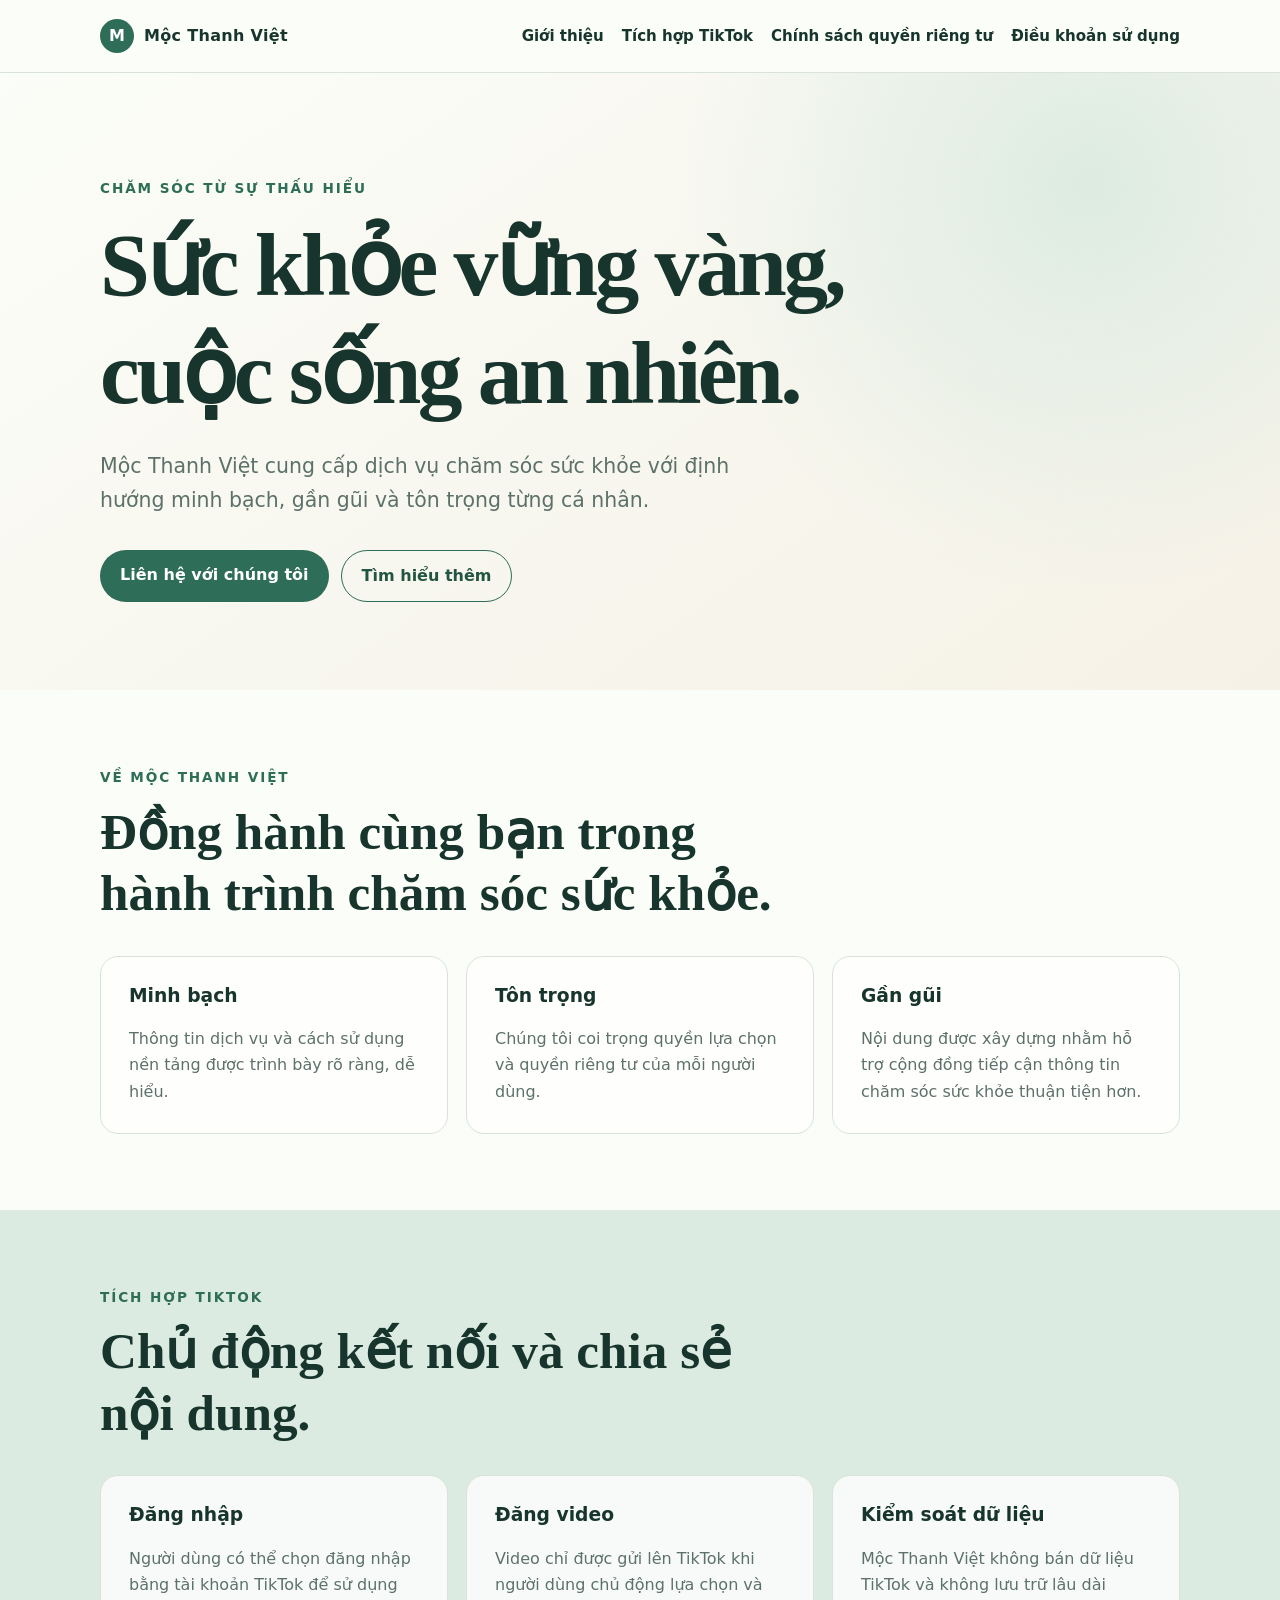
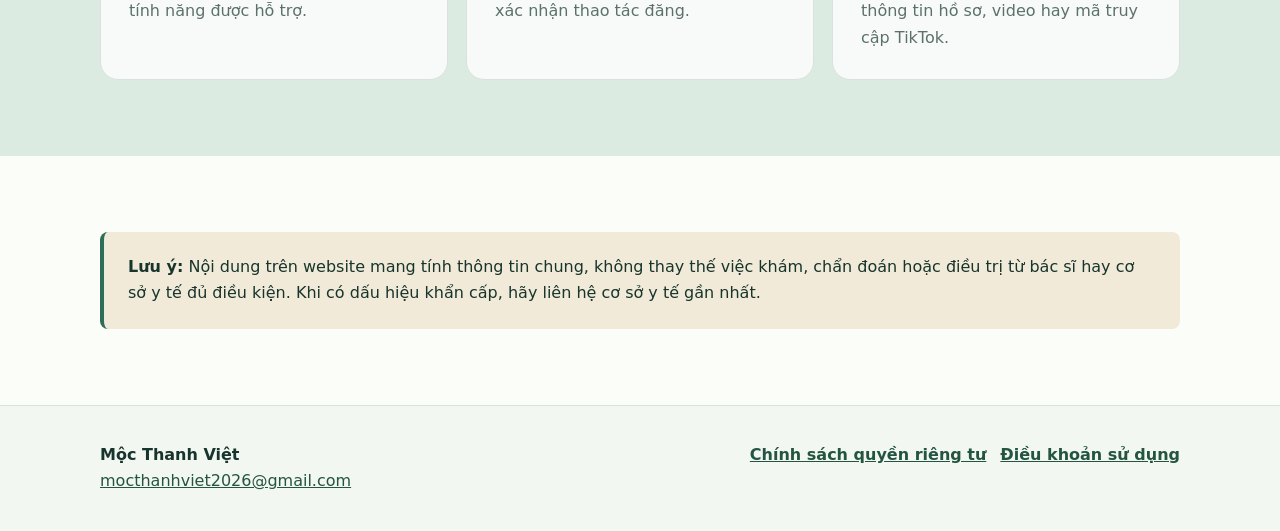
<file: index.html>
<!doctype html>
<html lang="vi">
<head>
  <meta charset="utf-8">
  <meta name="viewport" content="width=device-width, initial-scale=1">
  <meta name="description" content="Mộc Thanh Việt cung cấp dịch vụ chăm sóc sức khỏe, hướng tới trải nghiệm minh bạch, gần gũi và tôn trọng quyền riêng tư.">
  <title>Mộc Thanh Việt — Dịch vụ chăm sóc sức khỏe</title>
  <link rel="stylesheet" href="styles.css">
</head>
<body>
  <header class="site-header">
    <nav class="nav wrap" aria-label="Điều hướng chính">
      <a class="brand" href="index.html"><span class="brand-mark" aria-hidden="true">M</span>Mộc Thanh Việt</a>
      <div class="nav-links">
        <a href="#gioi-thieu">Giới thiệu</a>
        <a href="#tiktok">Tích hợp TikTok</a>
        <a href="privacy.html">Chính sách quyền riêng tư</a>
        <a href="terms.html">Điều khoản sử dụng</a>
      </div>
    </nav>
  </header>

  <main>
    <section class="hero">
      <div class="wrap">
        <p class="eyebrow">Chăm sóc từ sự thấu hiểu</p>
        <h1>Sức khỏe vững vàng, cuộc sống an nhiên.</h1>
        <p class="lead">Mộc Thanh Việt cung cấp dịch vụ chăm sóc sức khỏe với định hướng minh bạch, gần gũi và tôn trọng từng cá nhân.</p>
        <div class="actions">
          <a class="button" href="mailto:mocthanhviet2026@gmail.com">Liên hệ với chúng tôi</a>
          <a class="button secondary" href="#gioi-thieu">Tìm hiểu thêm</a>
        </div>
      </div>
    </section>

    <section class="section" id="gioi-thieu">
      <div class="wrap">
        <p class="eyebrow">Về Mộc Thanh Việt</p>
        <h2 class="section-title">Đồng hành cùng bạn trong hành trình chăm sóc sức khỏe.</h2>
        <div class="grid">
          <article class="card">
            <h3>Minh bạch</h3>
            <p>Thông tin dịch vụ và cách sử dụng nền tảng được trình bày rõ ràng, dễ hiểu.</p>
          </article>
          <article class="card">
            <h3>Tôn trọng</h3>
            <p>Chúng tôi coi trọng quyền lựa chọn và quyền riêng tư của mỗi người dùng.</p>
          </article>
          <article class="card">
            <h3>Gần gũi</h3>
            <p>Nội dung được xây dựng nhằm hỗ trợ cộng đồng tiếp cận thông tin chăm sóc sức khỏe thuận tiện hơn.</p>
          </article>
        </div>
      </div>
    </section>

    <section class="section alt" id="tiktok">
      <div class="wrap">
        <p class="eyebrow">Tích hợp TikTok</p>
        <h2 class="section-title">Chủ động kết nối và chia sẻ nội dung.</h2>
        <div class="grid">
          <article class="card">
            <h3>Đăng nhập</h3>
            <p>Người dùng có thể chọn đăng nhập bằng tài khoản TikTok để sử dụng tính năng được hỗ trợ.</p>
          </article>
          <article class="card">
            <h3>Đăng video</h3>
            <p>Video chỉ được gửi lên TikTok khi người dùng chủ động lựa chọn và xác nhận thao tác đăng.</p>
          </article>
          <article class="card">
            <h3>Kiểm soát dữ liệu</h3>
            <p>Mộc Thanh Việt không bán dữ liệu TikTok và không lưu trữ lâu dài thông tin hồ sơ, video hay mã truy cập TikTok.</p>
          </article>
        </div>
      </div>
    </section>

    <section class="section">
      <div class="wrap">
        <div class="notice"><strong>Lưu ý:</strong> Nội dung trên website mang tính thông tin chung, không thay thế việc khám, chẩn đoán hoặc điều trị từ bác sĩ hay cơ sở y tế đủ điều kiện. Khi có dấu hiệu khẩn cấp, hãy liên hệ cơ sở y tế gần nhất.</div>
      </div>
    </section>
  </main>

  <footer class="site-footer">
    <div class="footer-grid wrap">
      <div><strong>Mộc Thanh Việt</strong><br><a href="mailto:mocthanhviet2026@gmail.com">mocthanhviet2026@gmail.com</a></div>
      <div class="footer-links">
        <a href="privacy.html">Chính sách quyền riêng tư</a>
        <a href="terms.html">Điều khoản sử dụng</a>
      </div>
    </div>
  </footer>
</body>
</html>
</file>
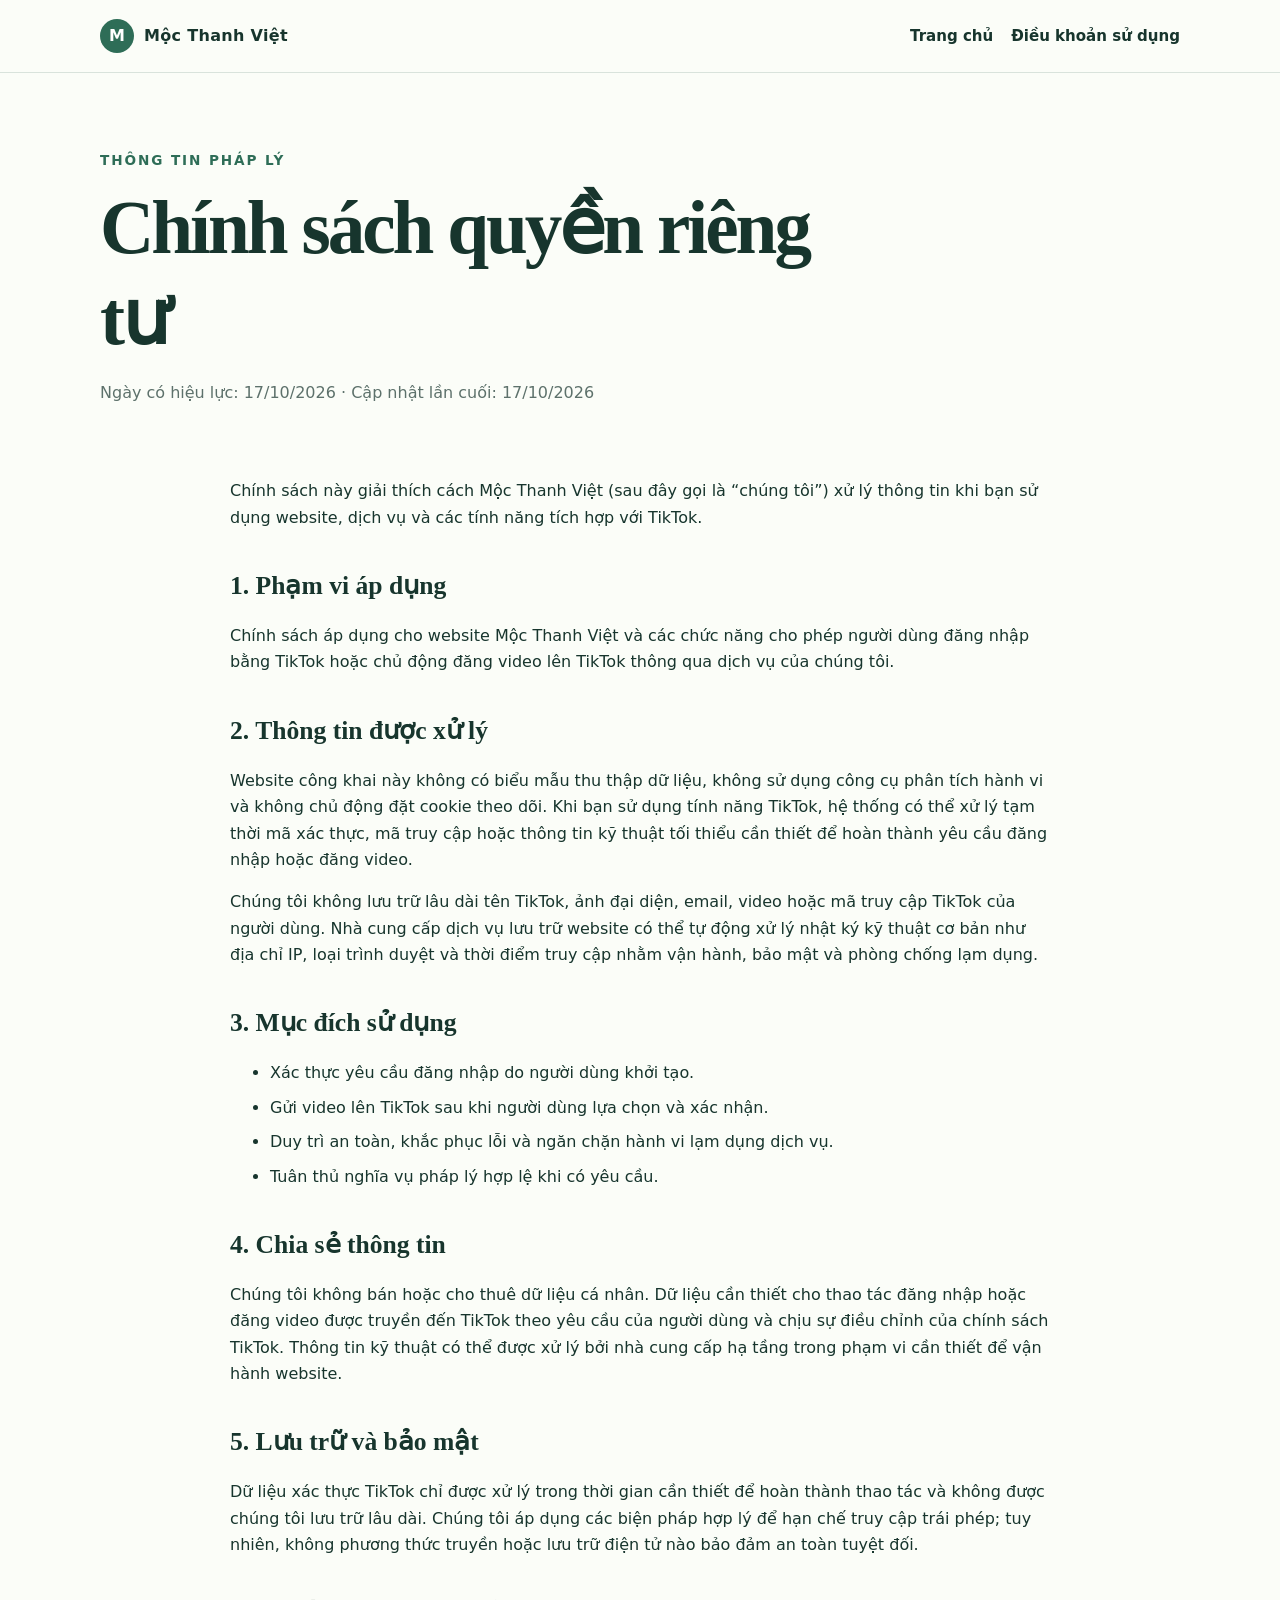
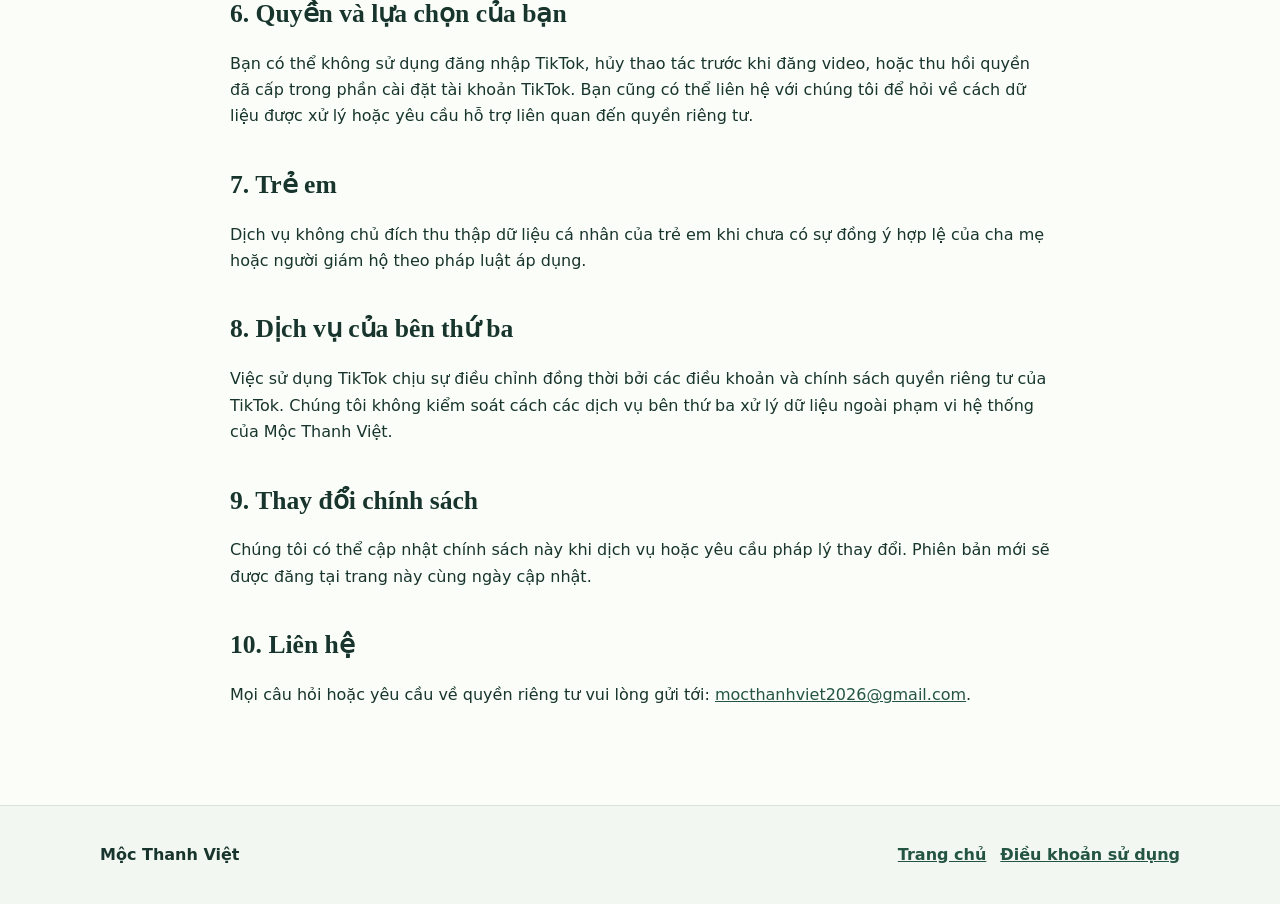
<file: privacy.html>
<!doctype html>
<html lang="vi">
<head>
  <meta charset="utf-8">
  <meta name="viewport" content="width=device-width, initial-scale=1">
  <meta name="description" content="Chính sách quyền riêng tư của Mộc Thanh Việt.">
  <title>Chính sách quyền riêng tư — Mộc Thanh Việt</title>
  <link rel="stylesheet" href="styles.css">
</head>
<body>
  <header class="site-header">
    <nav class="nav wrap" aria-label="Điều hướng chính">
      <a class="brand" href="index.html"><span class="brand-mark" aria-hidden="true">M</span>Mộc Thanh Việt</a>
      <div class="nav-links"><a href="index.html">Trang chủ</a><a href="terms.html">Điều khoản sử dụng</a></div>
    </nav>
  </header>

  <main>
    <section class="legal-hero wrap">
      <p class="eyebrow">Thông tin pháp lý</p>
      <h1>Chính sách quyền riêng tư</h1>
      <p class="meta">Ngày có hiệu lực: 17/10/2026 · Cập nhật lần cuối: 17/10/2026</p>
    </section>
    <article class="legal wrap">
      <p>Chính sách này giải thích cách Mộc Thanh Việt (sau đây gọi là “chúng tôi”) xử lý thông tin khi bạn sử dụng website, dịch vụ và các tính năng tích hợp với TikTok.</p>

      <h2>1. Phạm vi áp dụng</h2>
      <p>Chính sách áp dụng cho website Mộc Thanh Việt và các chức năng cho phép người dùng đăng nhập bằng TikTok hoặc chủ động đăng video lên TikTok thông qua dịch vụ của chúng tôi.</p>

      <h2>2. Thông tin được xử lý</h2>
      <p>Website công khai này không có biểu mẫu thu thập dữ liệu, không sử dụng công cụ phân tích hành vi và không chủ động đặt cookie theo dõi. Khi bạn sử dụng tính năng TikTok, hệ thống có thể xử lý tạm thời mã xác thực, mã truy cập hoặc thông tin kỹ thuật tối thiểu cần thiết để hoàn thành yêu cầu đăng nhập hoặc đăng video.</p>
      <p>Chúng tôi không lưu trữ lâu dài tên TikTok, ảnh đại diện, email, video hoặc mã truy cập TikTok của người dùng. Nhà cung cấp dịch vụ lưu trữ website có thể tự động xử lý nhật ký kỹ thuật cơ bản như địa chỉ IP, loại trình duyệt và thời điểm truy cập nhằm vận hành, bảo mật và phòng chống lạm dụng.</p>

      <h2>3. Mục đích sử dụng</h2>
      <ul>
        <li>Xác thực yêu cầu đăng nhập do người dùng khởi tạo.</li>
        <li>Gửi video lên TikTok sau khi người dùng lựa chọn và xác nhận.</li>
        <li>Duy trì an toàn, khắc phục lỗi và ngăn chặn hành vi lạm dụng dịch vụ.</li>
        <li>Tuân thủ nghĩa vụ pháp lý hợp lệ khi có yêu cầu.</li>
      </ul>

      <h2>4. Chia sẻ thông tin</h2>
      <p>Chúng tôi không bán hoặc cho thuê dữ liệu cá nhân. Dữ liệu cần thiết cho thao tác đăng nhập hoặc đăng video được truyền đến TikTok theo yêu cầu của người dùng và chịu sự điều chỉnh của chính sách TikTok. Thông tin kỹ thuật có thể được xử lý bởi nhà cung cấp hạ tầng trong phạm vi cần thiết để vận hành website.</p>

      <h2>5. Lưu trữ và bảo mật</h2>
      <p>Dữ liệu xác thực TikTok chỉ được xử lý trong thời gian cần thiết để hoàn thành thao tác và không được chúng tôi lưu trữ lâu dài. Chúng tôi áp dụng các biện pháp hợp lý để hạn chế truy cập trái phép; tuy nhiên, không phương thức truyền hoặc lưu trữ điện tử nào bảo đảm an toàn tuyệt đối.</p>

      <h2>6. Quyền và lựa chọn của bạn</h2>
      <p>Bạn có thể không sử dụng đăng nhập TikTok, hủy thao tác trước khi đăng video, hoặc thu hồi quyền đã cấp trong phần cài đặt tài khoản TikTok. Bạn cũng có thể liên hệ với chúng tôi để hỏi về cách dữ liệu được xử lý hoặc yêu cầu hỗ trợ liên quan đến quyền riêng tư.</p>

      <h2>7. Trẻ em</h2>
      <p>Dịch vụ không chủ đích thu thập dữ liệu cá nhân của trẻ em khi chưa có sự đồng ý hợp lệ của cha mẹ hoặc người giám hộ theo pháp luật áp dụng.</p>

      <h2>8. Dịch vụ của bên thứ ba</h2>
      <p>Việc sử dụng TikTok chịu sự điều chỉnh đồng thời bởi các điều khoản và chính sách quyền riêng tư của TikTok. Chúng tôi không kiểm soát cách các dịch vụ bên thứ ba xử lý dữ liệu ngoài phạm vi hệ thống của Mộc Thanh Việt.</p>

      <h2>9. Thay đổi chính sách</h2>
      <p>Chúng tôi có thể cập nhật chính sách này khi dịch vụ hoặc yêu cầu pháp lý thay đổi. Phiên bản mới sẽ được đăng tại trang này cùng ngày cập nhật.</p>

      <h2>10. Liên hệ</h2>
      <p>Mọi câu hỏi hoặc yêu cầu về quyền riêng tư vui lòng gửi tới: <a href="mailto:mocthanhviet2026@gmail.com">mocthanhviet2026@gmail.com</a>.</p>
    </article>
  </main>

  <footer class="site-footer"><div class="footer-grid wrap"><strong>Mộc Thanh Việt</strong><div class="footer-links"><a href="index.html">Trang chủ</a><a href="terms.html">Điều khoản sử dụng</a></div></div></footer>
</body>
</html>
</file>
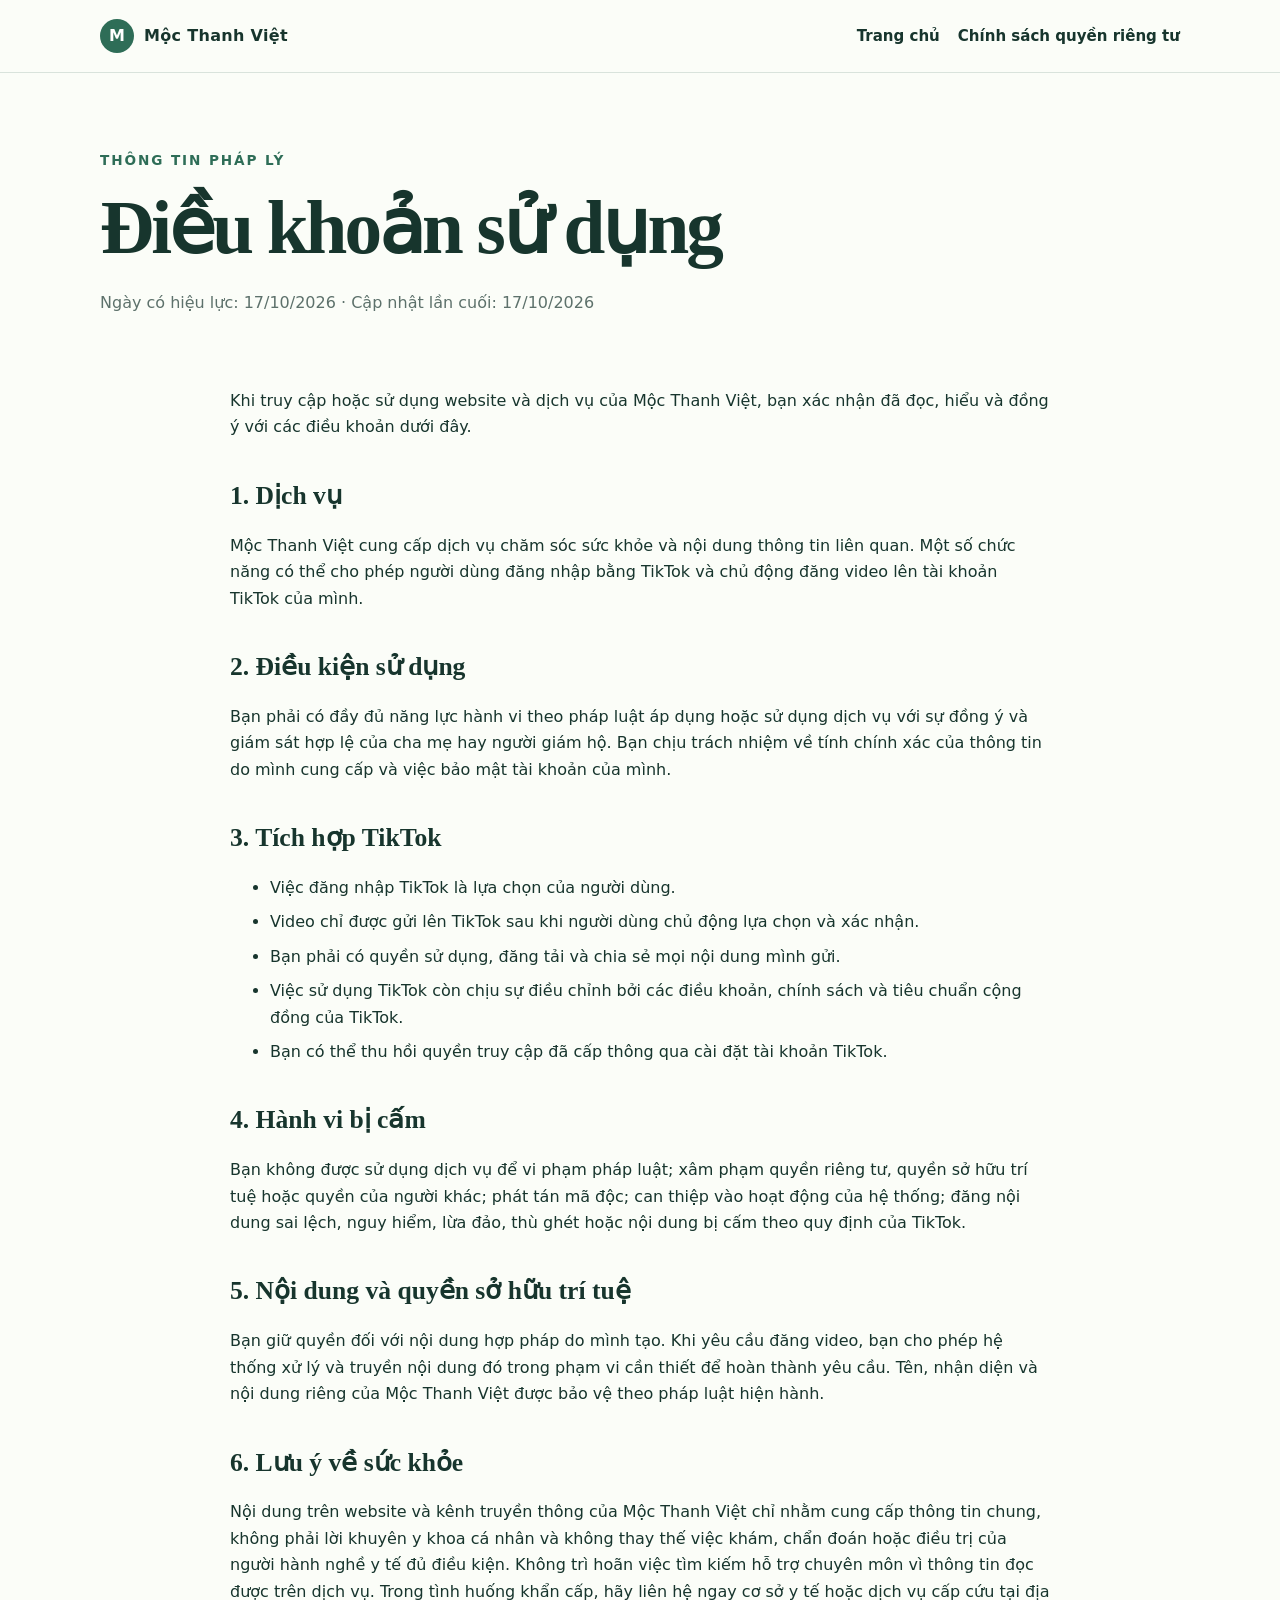
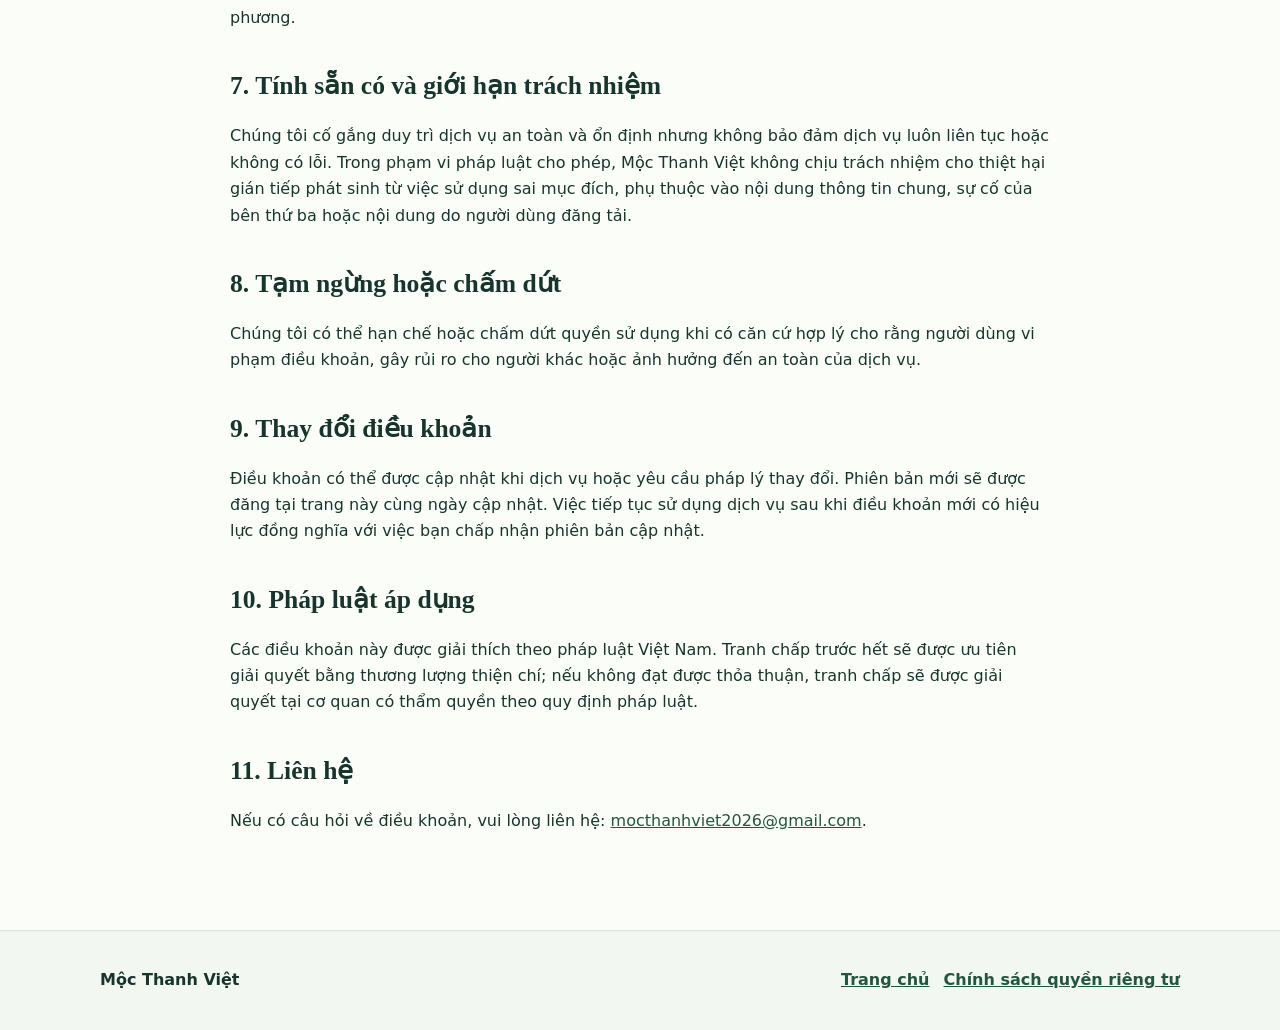
<file: terms.html>
<!doctype html>
<html lang="vi">
<head>
  <meta charset="utf-8">
  <meta name="viewport" content="width=device-width, initial-scale=1">
  <meta name="description" content="Điều khoản sử dụng dịch vụ Mộc Thanh Việt.">
  <title>Điều khoản sử dụng — Mộc Thanh Việt</title>
  <link rel="stylesheet" href="styles.css">
</head>
<body>
  <header class="site-header">
    <nav class="nav wrap" aria-label="Điều hướng chính">
      <a class="brand" href="index.html"><span class="brand-mark" aria-hidden="true">M</span>Mộc Thanh Việt</a>
      <div class="nav-links"><a href="index.html">Trang chủ</a><a href="privacy.html">Chính sách quyền riêng tư</a></div>
    </nav>
  </header>

  <main>
    <section class="legal-hero wrap">
      <p class="eyebrow">Thông tin pháp lý</p>
      <h1>Điều khoản sử dụng</h1>
      <p class="meta">Ngày có hiệu lực: 17/10/2026 · Cập nhật lần cuối: 17/10/2026</p>
    </section>
    <article class="legal wrap">
      <p>Khi truy cập hoặc sử dụng website và dịch vụ của Mộc Thanh Việt, bạn xác nhận đã đọc, hiểu và đồng ý với các điều khoản dưới đây.</p>

      <h2>1. Dịch vụ</h2>
      <p>Mộc Thanh Việt cung cấp dịch vụ chăm sóc sức khỏe và nội dung thông tin liên quan. Một số chức năng có thể cho phép người dùng đăng nhập bằng TikTok và chủ động đăng video lên tài khoản TikTok của mình.</p>

      <h2>2. Điều kiện sử dụng</h2>
      <p>Bạn phải có đầy đủ năng lực hành vi theo pháp luật áp dụng hoặc sử dụng dịch vụ với sự đồng ý và giám sát hợp lệ của cha mẹ hay người giám hộ. Bạn chịu trách nhiệm về tính chính xác của thông tin do mình cung cấp và việc bảo mật tài khoản của mình.</p>

      <h2>3. Tích hợp TikTok</h2>
      <ul>
        <li>Việc đăng nhập TikTok là lựa chọn của người dùng.</li>
        <li>Video chỉ được gửi lên TikTok sau khi người dùng chủ động lựa chọn và xác nhận.</li>
        <li>Bạn phải có quyền sử dụng, đăng tải và chia sẻ mọi nội dung mình gửi.</li>
        <li>Việc sử dụng TikTok còn chịu sự điều chỉnh bởi các điều khoản, chính sách và tiêu chuẩn cộng đồng của TikTok.</li>
        <li>Bạn có thể thu hồi quyền truy cập đã cấp thông qua cài đặt tài khoản TikTok.</li>
      </ul>

      <h2>4. Hành vi bị cấm</h2>
      <p>Bạn không được sử dụng dịch vụ để vi phạm pháp luật; xâm phạm quyền riêng tư, quyền sở hữu trí tuệ hoặc quyền của người khác; phát tán mã độc; can thiệp vào hoạt động của hệ thống; đăng nội dung sai lệch, nguy hiểm, lừa đảo, thù ghét hoặc nội dung bị cấm theo quy định của TikTok.</p>

      <h2>5. Nội dung và quyền sở hữu trí tuệ</h2>
      <p>Bạn giữ quyền đối với nội dung hợp pháp do mình tạo. Khi yêu cầu đăng video, bạn cho phép hệ thống xử lý và truyền nội dung đó trong phạm vi cần thiết để hoàn thành yêu cầu. Tên, nhận diện và nội dung riêng của Mộc Thanh Việt được bảo vệ theo pháp luật hiện hành.</p>

      <h2>6. Lưu ý về sức khỏe</h2>
      <p>Nội dung trên website và kênh truyền thông của Mộc Thanh Việt chỉ nhằm cung cấp thông tin chung, không phải lời khuyên y khoa cá nhân và không thay thế việc khám, chẩn đoán hoặc điều trị của người hành nghề y tế đủ điều kiện. Không trì hoãn việc tìm kiếm hỗ trợ chuyên môn vì thông tin đọc được trên dịch vụ. Trong tình huống khẩn cấp, hãy liên hệ ngay cơ sở y tế hoặc dịch vụ cấp cứu tại địa phương.</p>

      <h2>7. Tính sẵn có và giới hạn trách nhiệm</h2>
      <p>Chúng tôi cố gắng duy trì dịch vụ an toàn và ổn định nhưng không bảo đảm dịch vụ luôn liên tục hoặc không có lỗi. Trong phạm vi pháp luật cho phép, Mộc Thanh Việt không chịu trách nhiệm cho thiệt hại gián tiếp phát sinh từ việc sử dụng sai mục đích, phụ thuộc vào nội dung thông tin chung, sự cố của bên thứ ba hoặc nội dung do người dùng đăng tải.</p>

      <h2>8. Tạm ngừng hoặc chấm dứt</h2>
      <p>Chúng tôi có thể hạn chế hoặc chấm dứt quyền sử dụng khi có căn cứ hợp lý cho rằng người dùng vi phạm điều khoản, gây rủi ro cho người khác hoặc ảnh hưởng đến an toàn của dịch vụ.</p>

      <h2>9. Thay đổi điều khoản</h2>
      <p>Điều khoản có thể được cập nhật khi dịch vụ hoặc yêu cầu pháp lý thay đổi. Phiên bản mới sẽ được đăng tại trang này cùng ngày cập nhật. Việc tiếp tục sử dụng dịch vụ sau khi điều khoản mới có hiệu lực đồng nghĩa với việc bạn chấp nhận phiên bản cập nhật.</p>

      <h2>10. Pháp luật áp dụng</h2>
      <p>Các điều khoản này được giải thích theo pháp luật Việt Nam. Tranh chấp trước hết sẽ được ưu tiên giải quyết bằng thương lượng thiện chí; nếu không đạt được thỏa thuận, tranh chấp sẽ được giải quyết tại cơ quan có thẩm quyền theo quy định pháp luật.</p>

      <h2>11. Liên hệ</h2>
      <p>Nếu có câu hỏi về điều khoản, vui lòng liên hệ: <a href="mailto:mocthanhviet2026@gmail.com">mocthanhviet2026@gmail.com</a>.</p>
    </article>
  </main>

  <footer class="site-footer"><div class="footer-grid wrap"><strong>Mộc Thanh Việt</strong><div class="footer-links"><a href="index.html">Trang chủ</a><a href="privacy.html">Chính sách quyền riêng tư</a></div></div></footer>
</body>
</html>
</file>
<file: styles.css>
:root {
  --ink: #17352d;
  --muted: #5d716b;
  --paper: #fbfdf8;
  --leaf: #2e6d57;
  --leaf-dark: #245543;
  --mint: #dcebe1;
  --cream: #f2ead8;
  --line: #d9e3dc;
  --white: #ffffff;
}

* { box-sizing: border-box; }
html { scroll-behavior: smooth; }
body {
  margin: 0;
  color: var(--ink);
  background: var(--paper);
  font-family: "Segoe UI", system-ui, -apple-system, BlinkMacSystemFont, sans-serif;
  line-height: 1.65;
}
a { color: var(--leaf-dark); }
a:hover { color: var(--leaf); }
.wrap { width: min(1080px, calc(100% - 40px)); margin: 0 auto; }

.site-header {
  position: sticky;
  top: 0;
  z-index: 10;
  background: rgba(251, 253, 248, 0.94);
  border-bottom: 1px solid var(--line);
  backdrop-filter: blur(12px);
}
.nav { min-height: 72px; display: flex; align-items: center; justify-content: space-between; gap: 24px; }
.brand { display: inline-flex; align-items: center; gap: 10px; color: var(--ink); text-decoration: none; font-weight: 760; letter-spacing: .02em; }
.brand-mark { width: 34px; height: 34px; display: grid; place-items: center; border-radius: 50%; color: var(--white); background: var(--leaf); }
.nav-links { display: flex; flex-wrap: wrap; gap: 18px; }
.nav-links a { color: var(--ink); text-decoration: none; font-size: .94rem; font-weight: 650; }

.hero {
  padding: 104px 0 88px;
  background:
    radial-gradient(circle at 85% 18%, rgba(220,235,225,.95), transparent 34%),
    linear-gradient(145deg, var(--paper), #f5f1e6);
}
.eyebrow { margin: 0 0 12px; color: var(--leaf); font-size: .85rem; font-weight: 800; letter-spacing: .14em; text-transform: uppercase; }
h1, h2, h3 { line-height: 1.2; }
h1 { max-width: 760px; margin: 0; font-family: Georgia, "Times New Roman", serif; font-size: clamp(2.7rem, 7vw, 5.8rem); font-weight: 600; letter-spacing: -.04em; }
.lead { max-width: 680px; margin: 24px 0 0; color: var(--muted); font-size: clamp(1.05rem, 2vw, 1.28rem); }
.actions { display: flex; flex-wrap: wrap; gap: 12px; margin-top: 32px; }
.button { display: inline-block; padding: 12px 20px; border-radius: 999px; background: var(--leaf); color: var(--white); text-decoration: none; font-weight: 750; }
.button:hover { background: var(--leaf-dark); color: var(--white); }
.button.secondary { border: 1px solid var(--leaf); background: transparent; color: var(--leaf-dark); }

.section { padding: 76px 0; }
.section.alt { background: var(--mint); }
.section-title { max-width: 700px; margin: 0 0 32px; font-family: Georgia, "Times New Roman", serif; font-size: clamp(2rem, 4vw, 3.2rem); font-weight: 600; }
.grid { display: grid; grid-template-columns: repeat(3, 1fr); gap: 18px; }
.card { padding: 28px; border: 1px solid var(--line); border-radius: 18px; background: rgba(255,255,255,.78); }
.card h3 { margin-top: 0; }
.card p { margin-bottom: 0; color: var(--muted); }
.notice { padding: 22px 24px; border-left: 4px solid var(--leaf); border-radius: 8px; background: var(--cream); }

.legal-hero { padding: 76px 0 40px; }
.legal-hero h1 { font-size: clamp(2.4rem, 6vw, 4.7rem); }
.legal { max-width: 820px; padding-bottom: 80px; }
.legal h2 { margin-top: 40px; font-family: Georgia, "Times New Roman", serif; font-size: 1.6rem; }
.legal li { margin: 8px 0; }
.meta { color: var(--muted); }

.site-footer { padding: 36px 0; border-top: 1px solid var(--line); background: #f3f7f2; }
.footer-grid { display: flex; justify-content: space-between; gap: 24px; align-items: flex-start; }
.footer-links { display: flex; flex-wrap: wrap; gap: 14px; }
.footer-links a { font-weight: 700; }

@media (max-width: 760px) {
  .nav { align-items: flex-start; padding: 14px 0; flex-direction: column; gap: 10px; }
  .hero { padding: 72px 0 64px; }
  .grid { grid-template-columns: 1fr; }
  .footer-grid { flex-direction: column; }
}
</file>
